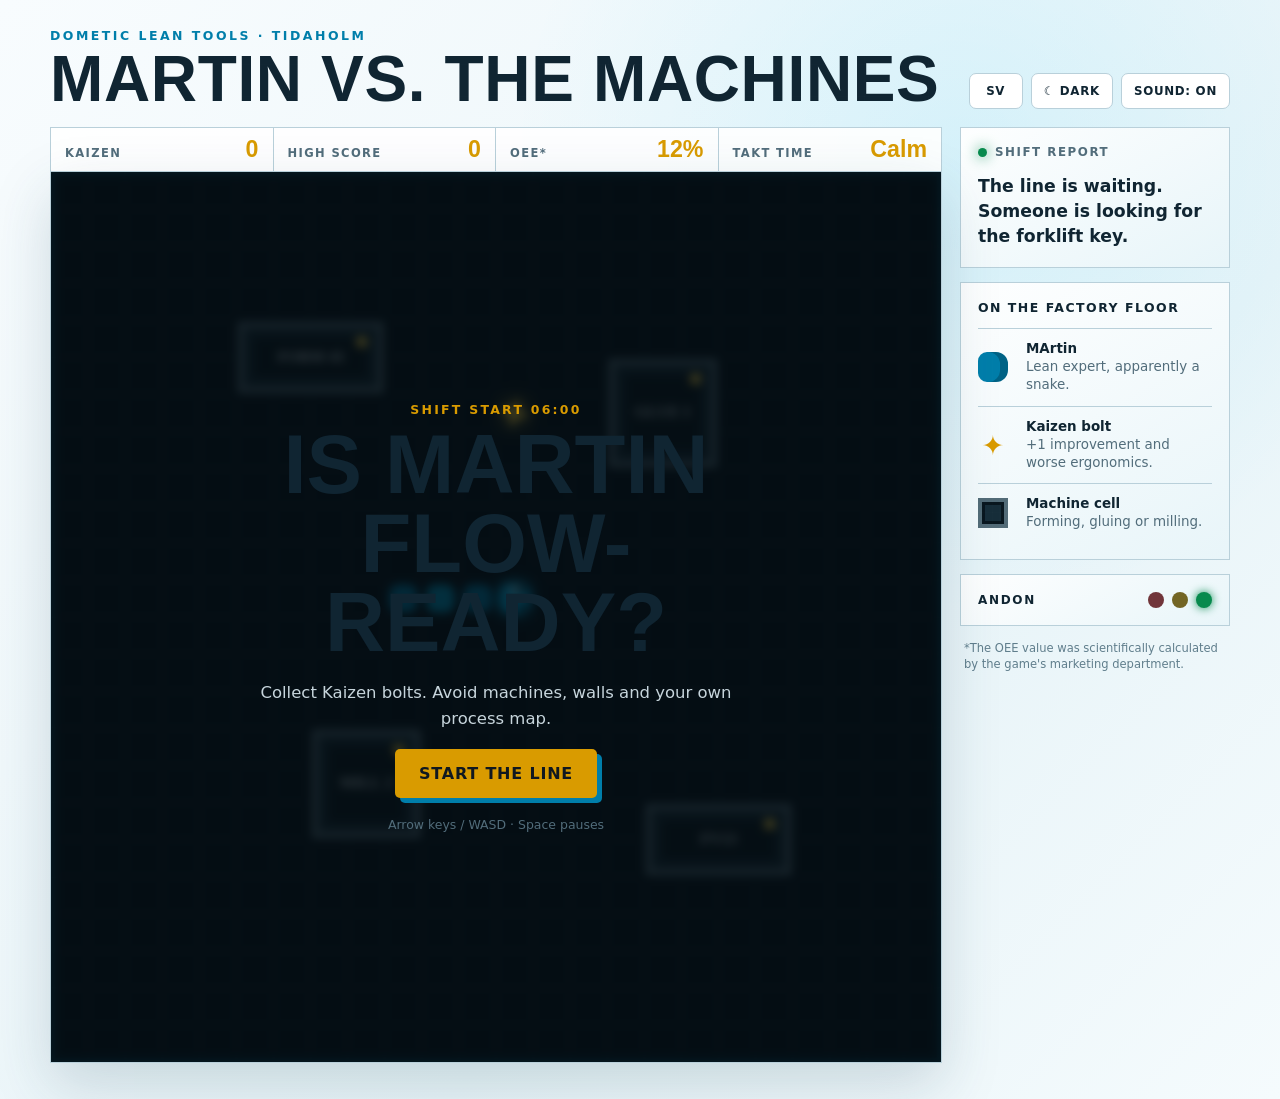
<file: snake/index.html>
<!doctype html>
<!-- GitHub Pages: MArtin Machine Snake -->
<html lang="en" data-theme="dark">
<head>
  <meta charset="utf-8">
  <meta name="viewport" content="width=device-width, initial-scale=1, viewport-fit=cover">
  <meta name="theme-color" content="#07131c">
  <meta name="description" content="MArtin vs. the Machines – a Dometic-inspired Snake game about flow, kaizen and completely unnecessary downtime.">
  <title>MArtin vs. the Machines</title>
  <link rel="icon" type="image/svg+xml" href="data:image/svg+xml,%3Csvg xmlns='http://www.w3.org/2000/svg' viewBox='0 0 64 64'%3E%3Crect width='64' height='64' rx='13' fill='%2307131c'/%3E%3Cpath d='M13 45V31h10v8h9V24h19v11H41v14H22v-4z' fill='%2300c2ff'/%3E%3Ccircle cx='48' cy='29' r='2' fill='white'/%3E%3C/svg%3E">
  <link rel="stylesheet" href="styles.css">
</head>
<body>
  <main class="shell">
    <header class="topbar">
      <div>
        <p class="eyebrow">DOMETIC LEAN TOOLS · TIDAHOLM</p>
        <h1 data-i18n="title">MArtin vs. the machines</h1>
      </div>
      <div class="toolbar">
        <button class="tool-button" id="languageButton" type="button" aria-label="Switch to Swedish">SV</button>
        <button class="tool-button" id="themeButton" type="button" aria-label="Switch to light theme">☀ LIGHT</button>
        <button class="tool-button" id="soundButton" type="button" aria-label="Turn sound off">SOUND: ON</button>
      </div>
    </header>

    <section class="game-layout" aria-label="Snake-spel">
      <div class="game-column">
        <div class="stats" aria-live="polite">
          <div><span>KAIZEN</span><strong id="score">0</strong></div>
          <div><span data-i18n="highScore">HIGH SCORE</span><strong id="highScore">0</strong></div>
          <div><span>OEE*</span><strong id="oee">12%</strong></div>
          <div><span data-i18n="takt">TAKT TIME</span><strong id="speed">Calm</strong></div>
        </div>

        <div class="canvas-wrap" id="canvasWrap">
          <canvas id="gameCanvas" width="600" height="600" aria-label="Game board. Guide MArtin, collect improvements and avoid the machines." data-i18n-aria="canvasLabel"></canvas>
          <div class="scanline" aria-hidden="true"></div>
          <div class="overlay" id="overlay">
            <p class="overlay-kicker" data-i18n="shiftStart">SHIFT START 06:00</p>
            <h2 id="overlayTitle">Is MArtin flow-ready?</h2>
            <p id="overlayText">Collect Kaizen bolts. Avoid machines, walls and your own process map.</p>
            <button id="startButton" type="button">START THE LINE</button>
            <p class="key-help" data-i18n="keyHelp">Arrow keys / WASD · Space pauses</p>
          </div>
        </div>

        <div class="mobile-controls" aria-label="Direction controls" data-i18n-aria="directionControls">
          <button data-dir="up" aria-label="Up">▲</button>
          <button data-dir="left" aria-label="Left">◀</button>
          <button id="pauseButton" aria-label="Pause">Ⅱ</button>
          <button data-dir="right" aria-label="Right">▶</button>
          <button data-dir="down" aria-label="Down">▼</button>
        </div>
      </div>

      <aside class="side-panel">
        <div class="status-card">
          <div class="status-heading">
            <span class="live-dot"></span>
            <span data-i18n="shiftReport">SHIFT REPORT</span>
          </div>
          <p id="statusMessage">The line is waiting. Someone is looking for the forklift key.</p>
        </div>

        <div class="legend">
          <h2 data-i18n="factoryFloor">On the factory floor</h2>
          <div class="legend-row"><span class="sample snake"></span><p><strong>MArtin</strong><br><span data-i18n="snakeDesc">Lean expert, apparently a snake.</span></p></div>
          <div class="legend-row"><span class="sample bolt">✦</span><p><strong data-i18n="boltName">Kaizen bolt</strong><br><span data-i18n="boltDesc">+1 improvement and worse ergonomics.</span></p></div>
          <div class="legend-row"><span class="sample machine"></span><p><strong data-i18n="machineCell">Machine cell</strong><br><span data-i18n="machineDesc">Forming, gluing or milling.</span></p></div>
        </div>

        <div class="andon">
          <span>ANDON</span>
          <div class="andon-lights"><i></i><i></i><i class="active"></i></div>
        </div>
        <p class="footnote" data-i18n="footnote">*The OEE value was scientifically calculated by the game's marketing department.</p>
      </aside>
    </section>
  </main>
  <script src="game.js"></script>
</body>
</html>
</file>
<file: snake/styles.css>
:root {
  color-scheme: dark;
  --ink: #eef7fb;
  --muted: #8ea3af;
  --panel: #0d1d28;
  --panel-2: #102633;
  --line: #25404d;
  --cyan: #00c2ff;
  --yellow: #ffd84b;
  --green: #47e592;
  --red: #ff5a61;
  --page-a: #050c12;
  --page-b: #081822;
  --page-c: #07131c;
  --panel-glass: rgba(13,29,40,.88);
  --panel-glass-2: rgba(16,38,51,.92);
  --panel-glass-3: rgba(9,25,35,.92);
}

html[data-theme="light"] {
  color-scheme: light;
  --ink: #102532;
  --muted: #526d7b;
  --panel: #ffffff;
  --panel-2: #eaf5f9;
  --line: #b9d0da;
  --cyan: #007eaa;
  --yellow: #d99b00;
  --green: #078a4d;
  --page-a: #f8fcfe;
  --page-b: #e8f4f8;
  --page-c: #f5fbfd;
  --panel-glass: rgba(255,255,255,.9);
  --panel-glass-2: rgba(255,255,255,.96);
  --panel-glass-3: rgba(232,245,249,.96);
}

* { box-sizing: border-box; }

html, body { min-height: 100%; }

body {
  margin: 0;
  background:
    radial-gradient(circle at 75% 15%, rgba(0, 194, 255, .10), transparent 28rem),
    linear-gradient(135deg, var(--page-a), var(--page-b) 65%, var(--page-c));
  color: var(--ink);
  font-family: "Segoe UI", Inter, system-ui, sans-serif;
}

body::before {
  content: "";
  position: fixed;
  inset: 0;
  pointer-events: none;
  opacity: .17;
  background-image: linear-gradient(rgba(255,255,255,.035) 1px, transparent 1px), linear-gradient(90deg, rgba(255,255,255,.035) 1px, transparent 1px);
  background-size: 32px 32px;
}

button { font: inherit; }

.shell { width: min(1180px, calc(100% - 32px)); margin: 0 auto; padding: 28px 0 36px; }
.topbar { display: flex; align-items: end; justify-content: space-between; gap: 20px; margin-bottom: 18px; }
.toolbar { display: flex; align-items: center; justify-content: flex-end; gap: 8px; flex-wrap: wrap; }
.eyebrow { margin: 0 0 6px; color: var(--cyan); font-size: .78rem; font-weight: 800; letter-spacing: .2em; }
h1 { margin: 0; font-family: Impact, "Arial Narrow", sans-serif; font-size: clamp(2.2rem, 5vw, 4.7rem); font-weight: 700; letter-spacing: .01em; line-height: .94; text-transform: uppercase; }

.tool-button, .mobile-controls button {
  border: 1px solid var(--line); border-radius: 7px; background: var(--panel); color: var(--ink); font-weight: 800; cursor: pointer;
}
.tool-button { min-width: 54px; padding: 10px 12px; font-size: .74rem; letter-spacing: .06em; }
.tool-button:hover, .mobile-controls button:hover { border-color: var(--cyan); }

.game-layout { display: grid; grid-template-columns: minmax(0, 1fr) 270px; gap: 18px; align-items: start; }
.game-column { min-width: 0; }
.stats { display: grid; grid-template-columns: repeat(4, 1fr); border: 1px solid var(--line); border-bottom: 0; background: var(--panel-glass); }
.stats div { padding: 10px 14px; border-right: 1px solid var(--line); display: flex; align-items: baseline; justify-content: space-between; gap: 8px; }
.stats div:last-child { border-right: 0; }
.stats span { color: var(--muted); font-size: .72rem; font-weight: 800; letter-spacing: .12em; }
.stats strong { font: 700 1.45rem/1 Impact, "Arial Narrow", sans-serif; color: var(--yellow); }

.canvas-wrap { position: relative; overflow: hidden; border: 1px solid var(--line); background: #07151e; aspect-ratio: 1; box-shadow: 0 22px 60px rgba(0,0,0,.35); }
canvas { width: 100%; height: 100%; display: block; touch-action: none; }
.scanline { position: absolute; inset: 0; pointer-events: none; background: repeating-linear-gradient(0deg, transparent 0 4px, rgba(255,255,255,.015) 4px 5px); }
.overlay { position: absolute; inset: 0; display: grid; place-content: center; justify-items: center; padding: 32px; text-align: center; background: rgba(4,12,17,.78); backdrop-filter: blur(5px); }
.overlay.hidden { display: none; }
.overlay-kicker { margin: 0 0 8px; color: var(--yellow); font-size: .78rem; font-weight: 900; letter-spacing: .18em; }
.overlay h2 { margin: 0; max-width: 530px; font: 700 clamp(2.1rem, 7vw, 5.2rem)/.95 Impact, "Arial Narrow", sans-serif; text-transform: uppercase; }
.overlay > p:not(.overlay-kicker):not(.key-help) { max-width: 510px; margin: 18px 0; color: #c7d5dc; font-size: 1.03rem; line-height: 1.55; }
#startButton { border: 0; border-radius: 5px; padding: 15px 24px; background: var(--yellow); color: #101820; font-weight: 900; letter-spacing: .05em; cursor: pointer; box-shadow: 5px 5px 0 var(--cyan); }
#startButton:hover { transform: translate(-1px, -1px); box-shadow: 7px 7px 0 var(--cyan); }
.key-help { margin: 19px 0 0; color: var(--muted); font-size: .78rem; }

.side-panel { display: grid; gap: 14px; }
.status-card, .legend, .andon { border: 1px solid var(--line); background: linear-gradient(150deg, var(--panel-glass-2), var(--panel-glass-3)); padding: 17px; }
.status-heading { display: flex; align-items: center; gap: 8px; color: var(--muted); font-size: .74rem; font-weight: 900; letter-spacing: .13em; }
.live-dot { width: 9px; height: 9px; border-radius: 50%; background: var(--green); box-shadow: 0 0 14px var(--green); }
.status-card p { min-height: 76px; margin: 15px 0 0; font-size: 1.08rem; font-weight: 700; line-height: 1.45; }
.legend h2 { margin: 0 0 13px; font-size: .78rem; letter-spacing: .12em; text-transform: uppercase; }
.legend-row { display: grid; grid-template-columns: 38px 1fr; align-items: center; gap: 10px; padding: 11px 0; border-top: 1px solid var(--line); }
.legend-row p { margin: 0; color: var(--muted); font-size: .84rem; line-height: 1.35; }
.legend-row strong { color: var(--ink); }
.sample { display: grid; place-items: center; width: 30px; height: 30px; }
.sample.snake { border-radius: 9px 12px 12px 9px; background: var(--cyan); box-shadow: inset -8px 0 rgba(0,0,0,.22); }
.sample.bolt { color: var(--yellow); font-size: 1.7rem; }
.sample.machine { border: 4px solid #526b77; background: #172e3a; box-shadow: inset 0 0 0 3px #09171f; }
.andon { display: flex; justify-content: space-between; align-items: center; font-size: .75rem; font-weight: 900; letter-spacing: .14em; }
.andon-lights { display: flex; gap: 8px; }
.andon-lights i { width: 16px; height: 16px; border-radius: 50%; background: #273640; }
.andon-lights i:first-child { background: #71353a; }
.andon-lights i:nth-child(2) { background: #736524; }
.andon-lights i.active { background: var(--green); box-shadow: 0 0 10px var(--green); }
.footnote { margin: 0; padding: 0 4px; color: #617783; font-size: .72rem; line-height: 1.4; }

.mobile-controls { display: none; grid-template-columns: repeat(3, 58px); grid-template-areas: ". up ." "left pause right" ". down ."; justify-content: center; gap: 7px; margin-top: 15px; }
.mobile-controls button { min-height: 48px; color: var(--cyan); }
.mobile-controls [data-dir="up"] { grid-area: up; }
.mobile-controls [data-dir="left"] { grid-area: left; }
.mobile-controls [data-dir="right"] { grid-area: right; }
.mobile-controls [data-dir="down"] { grid-area: down; }
#pauseButton { grid-area: pause; color: var(--yellow); }

@media (max-width: 820px) {
  .game-layout { grid-template-columns: 1fr; }
  .side-panel { grid-template-columns: 1fr 1fr; }
  .footnote { grid-column: 1 / -1; }
  .mobile-controls { display: grid; }
}

@media (max-width: 560px) {
  .shell { width: min(100% - 18px, 650px); padding-top: 16px; }
  .topbar { align-items: start; }
  .eyebrow { font-size: .62rem; }
  h1 { font-size: 2.4rem; }
  .toolbar { gap: 5px; max-width: 190px; }
  .tool-button { min-width: 43px; padding: 8px 6px; font-size: .62rem; }
  .stats div { padding: 9px 6px; display: block; text-align: center; }
  .stats span { display: block; margin-bottom: 5px; font-size: .58rem; }
  .stats strong { font-size: 1.18rem; }
  .overlay { padding: 22px; }
  .overlay h2 { font-size: 2.45rem; }
  .side-panel { grid-template-columns: 1fr; }
  .status-card p { min-height: 0; }
}

html[data-theme="light"] body::before { opacity: .28; }
html[data-theme="light"] .canvas-wrap { box-shadow: 0 22px 55px rgba(31,74,92,.18); }
html[data-theme="light"] .footnote { color: #607e8c; }

@media (prefers-reduced-motion: reduce) {
  *, *::before, *::after { scroll-behavior: auto !important; transition: none !important; }
}
</file>
